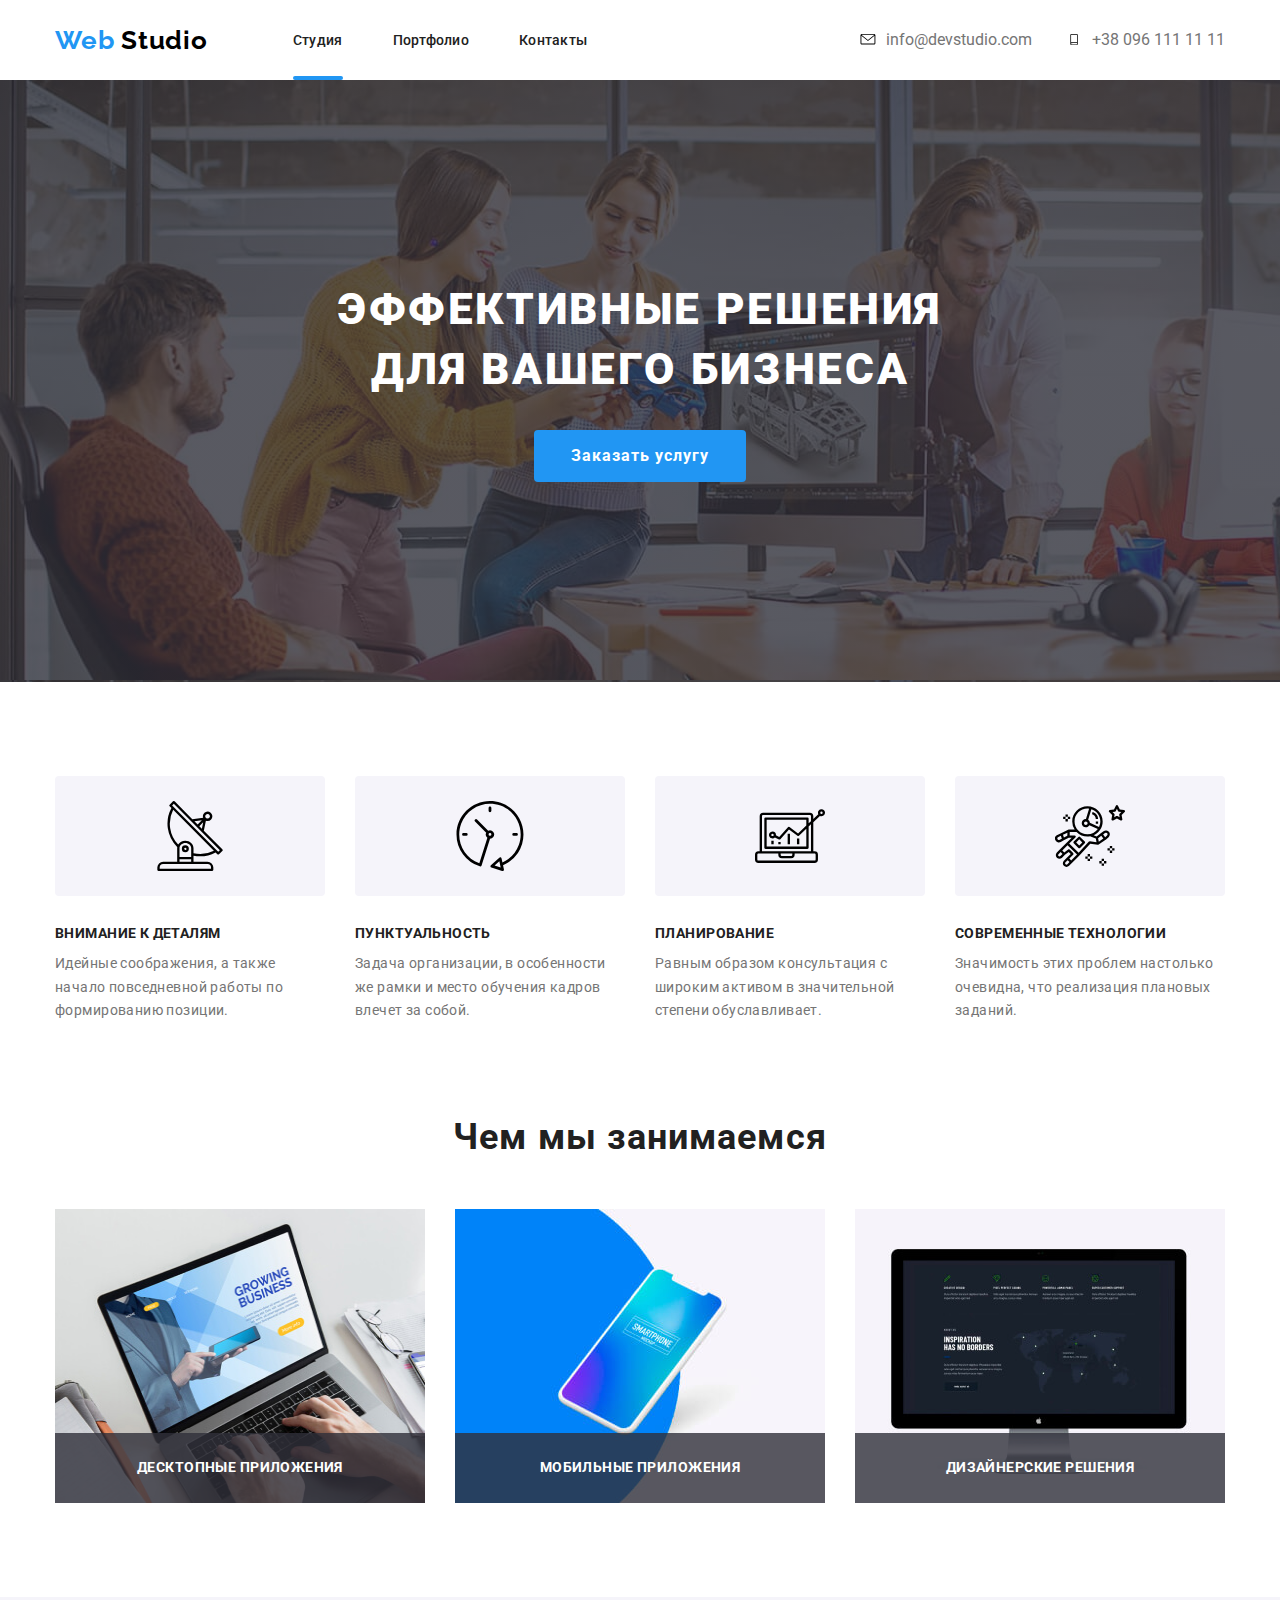
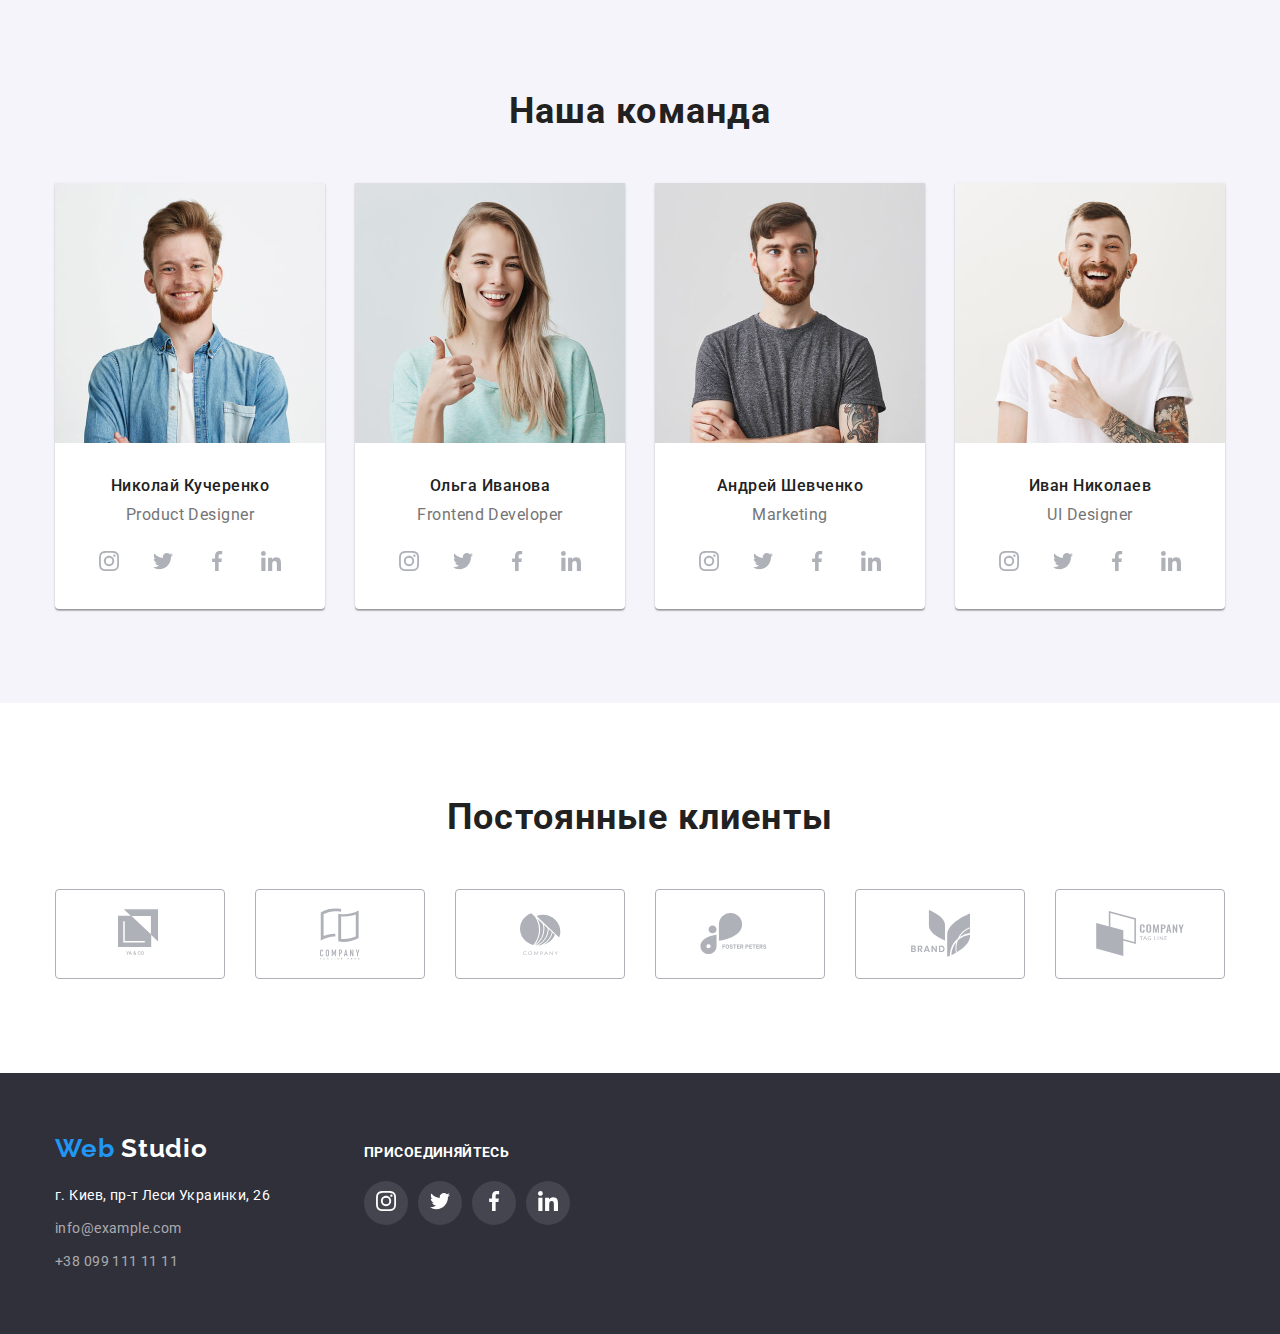
<file: index.html>
<!DOCTYPE html>
<html lang="ru">

<head>
    <meta charset="UTF-8">
    <meta name="viewport" content="width=device-width, initial-scale=1.0">
    <title>HomeWork5</title>
    <link
        href="https://fonts.googleapis.com/css2?family=Raleway:wght@700&family=Roboto:wght@400;500;700;900&display=swap"
        rel="stylesheet" />
    <link rel="stylesheet" href="./css/normalize.css" />
    <link rel="stylesheet" href="./css/styles.css" />
</head>

<body class="page">
    <!-- ШАПКА МАКЕТА -->
    <header class="header">
        <div class="container">
            <nav class="nav">
                <a class="logo link" href="index.html"><span lang="en" class="web">Web</span> Studio</a>
                <ul class="nav-list list">
                    <li class="nav-item "><a class="nav-link studio link  " href="./index.html">Студия</a></li>
                    <li class="nav-item"><a class="nav-link link" href="./portfolio.html" target="blank">Портфолио</a>
                    </li>
                    <li class="nav-item"><a class="nav-link link" href="#">Контакты</a></li>
                </ul>
            </nav>
            <div class="contacts">
                <a class="contacts-link link" href="mailto:info@devstudio.com">
                    <svg class="contacts-icon">
                        <use href="./images/sprite.svg#icon-envelope"></use>
                    </svg><span class="contacts-text">info@devstudio.com</span> </a>
                <a class="contacts-link link" href="tel:+380961111111">
                    <svg class="contacts-icon">
                        <use href="./images/sprite.svg#icon-smartphone"></use>
                    </svg><span class="contacts-text">+38 096 111 11 11</span> </a>
            </div>
        </div>
    </header>
    <main>
        <!-- Секция ГЕРОЙ -->
        <section class="hero">
            <h1 class="hero-titel">Эффективные решения <br>для вашего бизнеса</h1>
            <button class="hero-button"><span class="button-text">Заказать услугу</span> </button>
        </section>
        <!-- ПРЕИМУЩЕСТВА -->
        <section class="section superiority">
            <div class="container">
                <h2 hidden>О нас</h2>
                <ul class="superiority-list list">
                    <li class="superiority-item">
                        <div class="superiority-ikons">
                            <!-- <img class="superiority-img" src="./imges/aboutus/antenna.svg" alt="Иконка часов" width="70"
                                height="70"> -->
                            <svg class="superiority-img">
                                <use href="./images/sprite.svg#icon-antenna"></use>
                            </svg>
                        </div>
                        <h3 class="superiority-titel">Внимание к деталям</h3>
                        <p class="superiority-text">Идейные соображения, а также начало повседневной работы
                            по формированию позиции.</p>
                    </li>
                    <li class="superiority-item">
                        <div class="superiority-ikons">
                            <!-- <img class="superiority-img" src="./images/aboutus/clock.svg" alt="Иконка часов" width="70"
                                height="70"> -->
                            <svg class="superiority-img">
                                <use href="./images/sprite.svg#icon-clock"></use>
                            </svg>
                        </div>
                        <h3 class="superiority-titel">Пунктуальность</h3>
                        <p class="superiority-text">Задача организации, в особенности же рамки
                            и место обучения кадров влечет за собой.</p>
                    </li>
                    <li class="superiority-item">
                        <div class="superiority-ikons">
                            <!-- <img class="superiority-img" src="./images/aboutus/diagram.svg" alt="Иконка диаграмы"
                                width="70" height="70"> -->
                            <svg class="superiority-img">
                                <use href="./images/sprite.svg#icon-diagram"></use>
                            </svg>
                        </div>
                        <h3 class="superiority-titel">Планирование</h3>
                        <p class="superiority-text">Равным образом консультация
                            с широким активом в значительной степени обуславливает.</p>
                    </li>
                    <li class="superiority-item">
                        <div class="superiority-ikons">
                            <!-- <img class="superiority-img" src="./images/aboutus/astronaut.svg" alt="Иконка астронавта"
                                width="70" height="70"> -->
                            <svg class="superiority-img">
                                <use href="./images/sprite.svg#icon-astronaut"></use>
                            </svg>
                        </div>
                        <h3 class="superiority-titel">Современные технологии</h3>
                        <p class="superiority-text">Значимость этих проблем настолько очевидна,
                            что реализация плановых заданий.</p>
                    </li>
                </ul>
            </div>
        </section>
        <!-- ЧЕМ МЫ ЗАНИМАЕМСЯ -->
        <section class="section work">
            <div class="container">
                <h2 class="section-titel">Чем мы занимаемся</h2>
                <ul class="work-list list">
                    <li class="work-item">
                        <img class="work-img" src="./images/ourwork/noutbook.jpg" alt="Изображение ноутбука" width="370"
                            height="294">
                        <p class="work-text">Десктопные приложения</p>
                    </li>
                    <li class="work-item">
                        <img class="work-img" src="./images/ourwork/mobile.jpg" alt="Изображение смартфона" width="370"
                            height="294">
                        <p class="work-text">Мобильные приложения</p>
                    </li>
                    <li class="work-item">
                        <img class="work-img" src="./images/ourwork/dekstop.jpg" alt="Изображение монитора" width="370"
                            height="294">
                        <p class="work-text">Дизайнерские решения</p>
                    </li>
                </ul>
            </div>
        </section>
        <!-- НАША КОМАНДА -->
        <section class="section team">
            <div class="container">
                <h2 class="section-titel">Наша команда</h2>
                <ul class="team-list list">
                    <li class="team-item">
                        <img class="team-img" src="./images/team/nikolai.jpg" alt="Фото Николая" width="270"
                            height="260">
                        <h3 class="team-name">Николай Кучеренко</h3>
                        <p class="team-text" lang="en">Product Designer</p>
                        <ul class="team-social-list list">
                            <li class="team-social-item">
                                <a class="team-social-link" href="#">
                                    <svg class="team-social-icon">
                                        <use href="./images/sprite.svg#icon-instagram"></use>
                                    </svg></a>
                            </li>
                            <li class="team-social-item"><a class="team-social-link" href="#">
                                    <svg class="team-social-icon">
                                        <use href="./images/sprite.svg#icon-twitter"></use>
                                    </svg></a>
                            </li>
                            <li class="team-social-item"><a class="team-social-link" href="#">
                                    <svg class="team-social-icon">
                                        <use href="./images/sprite.svg#icon-facebook"></use>
                                    </svg></a>
                            </li>
                            <li class="team-social-item"><a class="team-social-link" href="#">
                                    <svg class="team-social-icon">
                                        <use href="./images/sprite.svg#icon-linkedin"></use>
                                    </svg></a>
                            </li>
                        </ul>
                    </li>
                    <li class="team-item">
                        <img class="team-img" src="./images/team/olga.jpg" alt="Фото Ольги" width="270" height="260">
                        <h3 class="team-name">Ольга Иванова</h3>
                        <p class="team-text" lang="en">Frontend Developer</p>
                        <ul class="team-social-list list">
                            <li class="team-social-item">
                                <a class="team-social-link" href="#">
                                    <svg class="team-social-icon">
                                        <use href="./images/sprite.svg#icon-instagram"></use>
                                    </svg></a>
                            </li>
                            <li class="team-social-item"><a class="team-social-link" href="#">
                                    <svg class="team-social-icon">
                                        <use href="./images/sprite.svg#icon-twitter"></use>
                                    </svg></a>
                            </li>
                            <li class="team-social-item"><a class="team-social-link" href="#">
                                    <svg class="team-social-icon">
                                        <use href="./images/sprite.svg#icon-facebook"></use>
                                    </svg></a>
                            </li>
                            <li class="team-social-item"><a class="team-social-link" href="#">
                                    <svg class="team-social-icon">
                                        <use href="./images/sprite.svg#icon-linkedin"></use>
                                    </svg></a>
                            </li>
                        </ul>
                    </li>
                    <li class="team-item">
                        <img class="team-img" src="./images/team/andrei.jpg" alt="Фото Андрея" width="270" height="260">
                        <h3 class="team-name">Андрей Шевченко</h3>
                        <p class="team-text" lang="en">Marketing</p>
                        <ul class="team-social-list list">
                            <li class="team-social-item">
                                <a class="team-social-link" href="#">
                                    <svg class="team-social-icon">
                                        <use href="./images/sprite.svg#icon-instagram"></use>
                                    </svg></a>
                            </li>
                            <li class="team-social-item"><a class="team-social-link" href="#">
                                    <svg class="team-social-icon">
                                        <use href="./images/sprite.svg#icon-twitter"></use>
                                    </svg></a>
                            </li>
                            <li class="team-social-item"><a class="team-social-link" href="#">
                                    <svg class="team-social-icon">
                                        <use href="./images/sprite.svg#icon-facebook"></use>
                                    </svg></a>
                            </li>
                            <li class="team-social-item"><a class="team-social-link" href="#">
                                    <svg class="team-social-icon">
                                        <use href="./images/sprite.svg#icon-linkedin"></use>
                                    </svg></a>
                            </li>
                        </ul>
                    </li>
                    <li class="team-item">
                        <img class="team-img" src="./images/team/ivan.jpg" alt="Фото Ивана" width="270" height="260">
                        <h3 class="team-name">Иван Николаев</h3>
                        <p class="team-text" lang="en">UI Designer</p>
                        <ul class="team-social-list list">
                            <li class="team-social-item">
                                <a class="team-social-link" href="#">
                                    <svg class="team-social-icon">
                                        <use href="./images/sprite.svg#icon-instagram"></use>
                                    </svg></a>
                            </li>
                            <li class="team-social-item"><a class="team-social-link" href="#">
                                    <svg class="team-social-icon">
                                        <use href="./images/sprite.svg#icon-twitter"></use>
                                    </svg></a>
                            </li>
                            <li class="team-social-item"><a class="team-social-link" href="#">
                                    <svg class="team-social-icon">
                                        <use href="./images/sprite.svg#icon-facebook"></use>
                                    </svg></a>
                            </li>
                            <li class="team-social-item"><a class="team-social-link" href="#">
                                    <svg class="team-social-icon">
                                        <use href="./images/sprite.svg#icon-linkedin"></use>
                                    </svg></a>
                            </li>
                        </ul>
                    </li>
                </ul>
            </div>
        </section>
        <!-- ПОСТОЯННЫЕ КЛИЕНТЫ -->
        <section class="section client">
            <div class="container">
                <h2 class="section-titel">Постоянные клиенты</h2>
                <ul class="client-list list">
                    <li class="client-item"><a class="client-link" href="#">
                            <svg class="client-icon" width="44.27px" height="49.23px">
                                <use href="./images/sprite.svg#icon-logo1"></use>
                            </svg></a></li>
                    <li class="client-item"><a class="client-link" href="#">
                            <svg class="client-icon" width="40px" height="52px">
                                <use href="./images/sprite.svg#icon-logo2"></use>
                            </svg></a></li>
                    <li class="client-item"><a class="client-link" href="#">
                            <svg class="client-icon" width="41px" height="42.6px">
                                <use href="./images/sprite.svg#icon-logo3"></use>
                            </svg></a></li>
                    <li class="client-item"><a class="client-link" href="#">
                            <svg class="client-icon" width="79.66px" height="42.02px">
                                <use href="./images/sprite.svg#icon-logo4"></use>
                            </svg></a></li>
                    <li class="client-item"><a class="client-link" href="#">
                            <svg class="client-icon" width="59px" height="47px">
                                <use href="./images/sprite.svg#icon-logo5"></use>
                            </svg></a></li>
                    <li class="client-item"><a class="client-link" href="#">
                            <svg class="client-icon" width="88.48px" height="45.44px">
                                <use href="./images/sprite.svg#icon-logo6"></use>
                            </svg></a></li>
                </ul>
            </div>
        </section>
    </main>
    <!-- ПОДВАЛ -->
    <footer class="footer-all">
        <div class="footer container">
            <div class="footer-nav">
                <div class="footer-logo">
                    <a class="footer-logo-link link" href="index.html"><span class="web">Web</span> Studio</a>
                </div>
                <address class="address">
                    <p class="address-text">г. Киев, пр-т Леси Украинки, 26</p>
                    <div class="footer-mail"><a class="footer-contacts link"
                            href="mailto:info@example.com">info@example.com</a>
                    </div>
                    <div class="footer-tel"><a class="footer-contacts link" href="tel:+380991111111">+38 099 111 11
                            11</a></div>
                </address>
            </div>
            <div class="footer-social">
                <b class="social-text">присоединяйтесь</b>
                <ul class="footer-social-list list">
                    <li class="footer-social-item"><a class="social-link" href="#">
                            <svg class="footer-social-icon">
                                <use href="./images/sprite.svg#icon-instagram"></use>
                            </svg>
                        </a></li>
                    <li class="footer-social-item"><a class="social-link" href="#">
                            <svg class="footer-social-icon">
                                <use href="./images/sprite.svg#icon-twitter"></use>
                            </svg>
                        </a>
                    </li>
                    <li class="footer-social-item"><a class="social-link" href="#">
                            <svg class="footer-social-icon">
                                <use href="./images/sprite.svg#icon-facebook"></use>
                            </svg>
                        </a>
                    </li>
                    <li class="footer-social-item"><a class="social-link" href="#">
                            <svg class="footer-social-icon">
                                <use href="./images/sprite.svg#icon-linkedin"></use>
                            </svg>
                        </a>
                    </li>
                </ul>
            </div>
        </div>
    </footer>
</body>

</html>
</file>
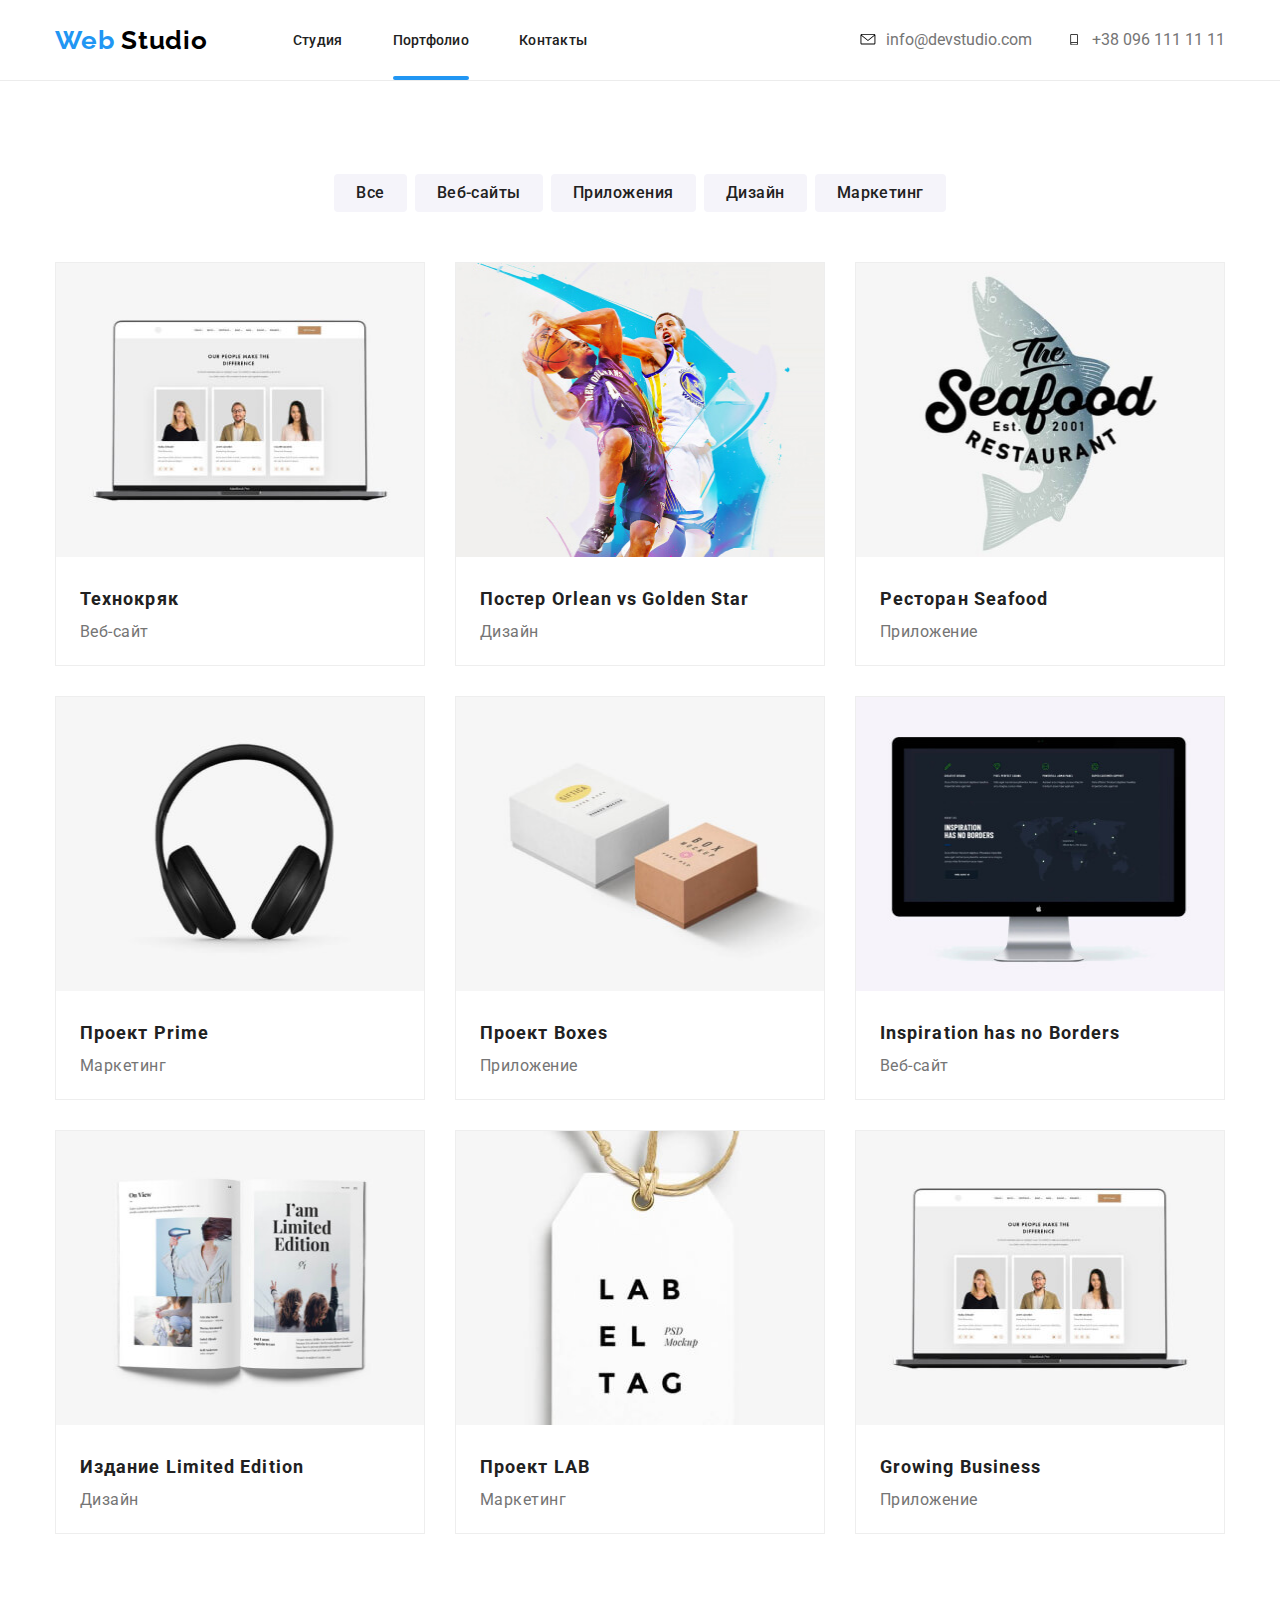
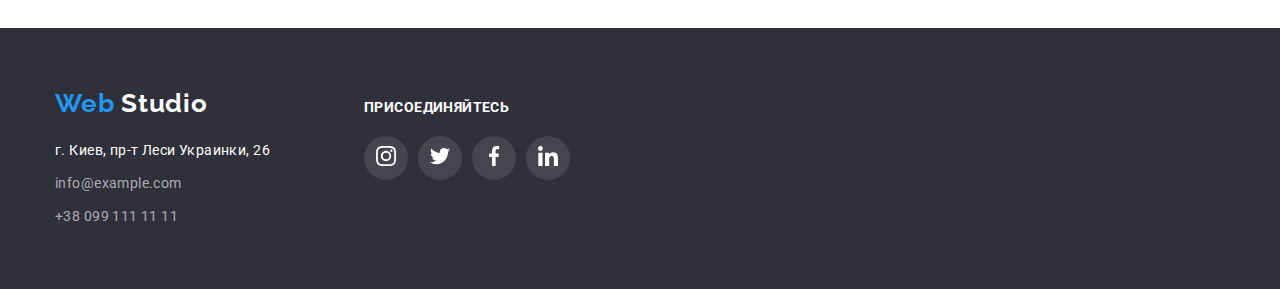
<file: portfolio.html>
<!DOCTYPE html>
<html lang="ru">

<head>
    <meta charset="UTF-8">
    <meta name="viewport" content="width=device-width, initial-scale=1.0">
    <title>HomeWork5</title>
    <link
        href="https://fonts.googleapis.com/css2?family=Raleway:wght@700&family=Roboto:wght@400;500;700;900&display=swap"
        rel="stylesheet" />
    <link rel="stylesheet" href="./css/normalize.css" />
    <link rel="stylesheet" href="./css/styles.css" />
</head>

<body class="page">
    <!-- ШАПКА МАКЕТА -->
    <header class="header portfolio-header">
        <div class="container">
            <nav class="nav">
                <a class="logo link" href="index.html"><span lang="en" class="web">Web</span> Studio</a>
                <ul class="nav-list list">
                    <li class="nav-item"><a class="nav-link link" href="./index.html">Студия</a></li>
                    <li class="nav-item "><a class="nav-link portfolio link" href="./portfolio.html"
                            target="blank">Портфолио</a>
                    </li>
                    <li class="nav-item"><a class="nav-link link" href="#">Контакты</a></li>
                </ul>
            </nav>
            <div class="contacts">
                <a class="contacts-link link" href="mailto:info@devstudio.com">
                    <svg class="contacts-icon">
                        <use href="./images/sprite.svg#icon-envelope"></use>
                    </svg><span class="contacts-text">info@devstudio.com</span> </a>
                <a class="contacts-link link" href="tel:+380961111111">
                    <svg class="contacts-icon">
                        <use href="./images/sprite.svg#icon-smartphone"></use>
                    </svg><span class="contacts-text">+38 096 111 11 11</span> </a>
            </div>
        </div>
    </header>
    <main>
        <!--НАВИГАЦИЯ-->
        <section class="filters">
            <h1 hidden>Фильтры</h1>
            <nav class="filters-nav">
                <ul class="filters-button list">
                    <li class="button-link"><button class="button-name" type="button">Все</button></li>
                    <li class="button-link"><button class="button-name" type="button">Веб-сайты</button></li>
                    <li class="button-link"><button class="button-name" type="button">Приложения</button></li>
                    <li class="button-link"><button class="button-name" type="button">Дизайн</button></li>
                    <li class="button-link"><button class="button-name" type="button">Маркетинг</button></li>
                </ul>
            </nav>
        </section>
        <!--ГАЛЕРЕЯ ПРОЭКТОВ-->
        <section class="project section">
            <div class="container">
                <ul class="project-list list">
                    <li class="project-item">
                        <a class="project-link link" href="#">
                            <div class="wrapper">
                                <img class="project-img" src="./images/portfolio/project1.jpg" alt="Фото ноутбука">
                                <p class="project-text">Технокряк это современная площадка распространения
                                    коронавируса.
                                    Компании используют эту платформу для цифрового
                                    шпионажа и атак на защищённые сервера конкурентов.</p>
                            </div>
                            <div class="project-padding">
                                <h2 class="project-titel">Технокряк</h2>
                                <p class="project-name">Веб-сайт</p>
                            </div>

                        </a>
                    </li>
                    <li class="project-item">
                        <a class="project-link link" href="#">
                            <div class="wrapper">
                                <img class="project-img" src="./images/portfolio/project2.jpg" alt="Фото ноутбука">
                                <p class="project-text">Технокряк это современная площадка распространения
                                    коронавируса.
                                    Компании используют эту платформу для цифрового
                                    шпионажа и атак на защищённые сервера конкурентов.</p>
                            </div>
                            <div class="project-padding">
                                <h2 class="project-titel">Постер <span lang="en">Orlean vs Golden Star</span></h2>
                                <p class="project-name">Дизайн</p>
                            </div>
                        </a>
                    </li>
                    <li class="project-item">
                        <a class="project-link link" href="#">
                            <div class="wrapper">
                                <img class="project-img" src="./images/portfolio/project3.jpg" alt="Фото ноутбука">
                                <p class="project-text">Технокряк это современная площадка распространения
                                    коронавируса.
                                    Компании используют эту платформу для цифрового
                                    шпионажа и атак на защищённые сервера конкурентов.</p>
                            </div>
                            <div class="project-padding">
                                <h2 class="project-titel">Ресторан <span lang="en">Seafood</span> </h2>
                                <p class="project-name">Приложение</p>
                            </div>
                        </a>
                    </li>
                    <li class="project-item">
                        <a class="project-link link" href="#">
                            <div class="wrapper">
                                <img class="project-img" src="./images/portfolio/project4.jpg" alt="Фото ноутбука">
                                <p class="project-text">Технокряк это современная площадка распространения
                                    коронавируса.
                                    Компании используют эту платформу для цифрового
                                    шпионажа и атак на защищённые сервера конкурентов.</p>
                            </div>
                            <div class="project-padding">
                                <h2 class="project-titel">Проект <span lang="en">Prime</span> </h2>
                                <p class="project-name">Маркетинг</p>
                            </div>
                        </a>
                    </li>
                    <li class="project-item">
                        <a class="project-link link" href="#">
                            <div class="wrapper">
                                <img class="project-img" src="./images/portfolio/project5.jpg" alt="Фото ноутбука">
                                <p class="project-text">Технокряк это современная площадка распространения
                                    коронавируса.
                                    Компании используют эту платформу для цифрового
                                    шпионажа и атак на защищённые сервера конкурентов.</p>
                            </div>
                            <div class="project-padding">
                                <h2 class="project-titel">Проект <span lang="en">Boxes</span> </h2>
                                <p class="project-name">Приложение</p>
                            </div>
                        </a>
                    </li>
                    <li class="project-item">
                        <a class="project-link link" href="#">
                            <div class="wrapper">
                                <img class="project-img" src="./images/portfolio/project6.jpg" alt="Фото ноутбука">
                                <p class="project-text">Технокряк это современная площадка распространения
                                    коронавируса.
                                    Компании используют эту платформу для цифрового
                                    шпионажа и атак на защищённые сервера конкурентов.</p>
                            </div>
                            <div class="project-padding">
                                <h2 class="project-titel"><span lang="en">Inspiration has no Borders</span> </h2>
                                <p class="project-name">Веб-сайт</p>
                            </div>
                        </a>
                    </li>
                    <li class="project-item">
                        <a class="project-link link" href="#">
                            <div class="wrapper">
                                <img class="project-img" src="./images/portfolio/project7.jpg" alt="Фото ноутбука">
                                <p class="project-text">Технокряк это современная площадка распространения
                                    коронавируса.
                                    Компании используют эту платформу для цифрового
                                    шпионажа и атак на защищённые сервера конкурентов.</p>
                            </div>
                            <div class="project-padding">
                                <h2 class="project-titel">Издание <span lang="en">Limited Edition</span> </h2>
                                <p class="project-name">Дизайн</p>
                            </div>
                        </a>
                    </li>
                    <li class="project-item">
                        <a class="project-link link" href="#">
                            <div class="wrapper">
                                <img class="project-img" src="./images/portfolio/project8.jpg" alt="Фото ноутбука">
                                <p class="project-text">Технокряк это современная площадка распространения
                                    коронавируса.
                                    Компании используют эту платформу для цифрового
                                    шпионажа и атак на защищённые сервера конкурентов.</p>
                            </div>
                            <div class="project-padding">
                                <h2 class="project-titel">Проект <span lang="en">LAB</span> </h2>
                                <p class="project-name">Маркетинг</p>
                            </div>
                        </a>
                    </li>
                    <li class="project-item">
                        <a class="project-link link" href="#">
                            <div class="wrapper">
                                <img class="project-img" src="./images/portfolio/project1.jpg" alt="Фото ноутбука">
                                <p class="project-text">Технокряк это современная площадка распространения
                                    коронавируса.
                                    Компании используют эту платформу для цифрового
                                    шпионажа и атак на защищённые сервера конкурентов.</p>
                            </div>
                            <div class="project-padding">
                                <h2 class="project-titel"> <span lang="en">Growing Business</span>
                                </h2>
                                <p class="project-name">Приложение</p>
                            </div>
                        </a>
                    </li>
                </ul>
            </div>
        </section>
    </main>
    <!-- ПОДВАЛ -->
    <footer class="footer-all">
        <div class="footer container">
            <div class="footer-nav">
                <div class="footer-logo">
                    <a class="footer-logo-link link" href="index.html"><span class="web">Web</span> Studio</a>
                </div>
                <address class="address">
                    <p class="address-text">г. Киев, пр-т Леси Украинки, 26</p>
                    <div class="footer-mail"><a class="footer-contacts link"
                            href="mailto:info@example.com">info@example.com</a>
                    </div>
                    <div class="footer-tel"><a class="footer-contacts link" href="tel:+380991111111">+38 099 111 11
                            11</a></div>
                </address>
            </div>
            <div class="footer-social">
                <b class="social-text">присоединяйтесь</b>
                <ul class="footer-social-list list">
                    <li class="footer-social-item"><a class="social-link" href="#">
                            <svg class="footer-social-icon">
                                <use href="./images/sprite.svg#icon-instagram"></use>
                            </svg>
                        </a></li>
                    <li class="footer-social-item"><a class="social-link" href="#">
                            <svg class="footer-social-icon">
                                <use href="./images/sprite.svg#icon-twitter"></use>
                            </svg>
                        </a>
                    </li>
                    <li class="footer-social-item"><a class="social-link" href="#">
                            <svg class="footer-social-icon">
                                <use href="./images/sprite.svg#icon-facebook"></use>
                            </svg>
                        </a>
                    </li>
                    <li class="footer-social-item"><a class="social-link" href="#">
                            <svg class="footer-social-icon">
                                <use href="./images/sprite.svg#icon-linkedin"></use>
                            </svg>
                        </a>
                    </li>
                </ul>
            </div>
        </div>
    </footer>
</body>

</html>
</file>
<file: css/styles.css>
/*  Дополнительный синий цвет - color: #2196F3; 
Основной черный цвет (заголовки) - color: #212121;
Черный цвет для лого - color: #000000;
Основной серый цвет - color: #757575;
Белый цвет - color: #FFFFFF;
Фон подвала - color: #2F303A
Цвет ссылок подвала - color: rgba(255, 255, 255, 0.6)
Цвет фона страницы - color: #E5E5E5;
Фон секции Теам - color: #F5F4FA;
*/
:root {
    --maint-font:"Roboto"; sans-serif;
    --secondary-font: "Raleway"; sans-serif;
    --akcent-color: #2196F3;
    --main-titel-color: #212121;
    --secondary-titel-color: #FFFFFF;
    --logo-color: #000000;
    --main-text-color: #757575;
    --background-color: #E5E5E5;
    --background-footer-color: #2F303A;
    --background-team-color: #F5F4FA;
    --footer-link-color: rgba(255, 255, 255, 0.6);
    --main-background-color: #FFFFFF; 
}
/* Общие стили */
.html {
    box-sizing: border-box;
}
*,
*::before,
*::after {
    box-sizing: inherit;
}
.page {
    font-family: var(--maint-font);
    background-color: var(--main-background-color);
    color: var(--main-text-color);
}
.list {
    list-style: none;
    display: flex;
    padding: 0;
    margin: 0;
    justify-content: center;
}
.link {
    text-decoration: none;
}
.section {
    padding-bottom: 94px;
}
.img {
    display: block;
}
/* Контейнер */
.container {
    width: 1170px;
    padding-left: 15px;
    padding-right: 15px;
    margin-left: auto;
    margin-right: auto;
}
/* Логотип */
.logo,
.footer-logo-link {
    font-family: var(--secondary-font);
    font-weight: bold;
    font-size: 26px;
    line-height: 1.19;
    letter-spacing: 0.03em;
    color: var(--logo-color);
    }
.web {
    color: var(--akcent-color);
}
.logo {
    margin-right: 85px;
}
/* Навигация */
 .nav-item:not(:last-child) { 
    margin-right: 50px;
    padding-left: 0;
}
.nav-item {
    position: relative;
}
.studio::after,
.portfolio::after {
    content: "";
    position: absolute;
    left: 0;
    bottom: -31px;
    display: block;
    width: 100%;
    height: 4px;
    border-radius: 2px;
    background-color: var(--akcent-color);
}
.nav {
    display: flex;
    align-items: center;
}
.nav-link {
    font-weight: 500;
    font-size: 14px;
    line-height: 1.14;
    letter-spacing: 0.02em;
    color: var(--main-titel-color);  
}    

.nav-link,
.contacts-icon,
.contacts-text  {
    transition-property: color, fill;
    transition-duration: 250ms;
    transition-timing-function: cubic-bezier(0.4, 0, 0.2, 1);
}
   

.nav-link:hover,
.nav-link:focus,
.contacts-link:hover .contacts-icon,
.contacts-link:focus .contacts-icon,
.contacts-link:hover .contacts-text,
.contacts-link:focus .contacts-text {
    fill: var(--akcent-color);
    color: var(--akcent-color); 
}
.contacts-link {
    color: var(--main-text-color);
}
.header .container {
    display: flex;
    align-items: center;
    height: 80px;
}
.contacts {
    margin-left: auto;
}
.contacts-icon {
    width: 16px;
    height: 11.2px;
    margin-right: 10px;
}
.contacts-link:not(:last-child),
.superiority-item:not(:last-child),
.work-item:not(:last-child),
.team-item:not(:last-child),
.client-item:not(:last-child) {
    margin-right: 30px;
}

.portfolio-header {
    border-bottom: 1px solid #ECECEC;
}
/* Секция Герой */
.hero {
    padding-top: 200px;
    padding-bottom: 200px;
    text-align: center;
    max-width: 1600px;
    background-image: linear-gradient(
      rgba(47, 48, 58, 0.8),
      rgba(47, 48, 58, 0.8)
    ),
    url(../images/hero/Header\ img.jpg);
}
.hero-titel {
    margin: 0;
    margin-bottom: 30px;
       
    font-weight: 900;
    font-size: 44px;
    line-height: 1.36;
    letter-spacing: 0.06em;
    text-transform: uppercase;
    color: var(--secondary-titel-color);
}
.hero-button {
    display: inline-block;   
    width: 200px;
    height: 50px;
    border-radius: 4px;
    border: none;
   
    font-style: normal;
    font-weight: bold;
    font-size: 16px;
    line-height: 1.87;
    letter-spacing: 0.06em;
    background-color: var(--akcent-color);
    color: var(--secondary-titel-color);
}
/* Секция Преимущества */
.superiority,
.client {
    padding-top: 94px;
}
.superiority-ikons {
    width: 270px;
    height: 120px;
    background: #F5F4FA;
    border-radius: 4px;
    margin-bottom: 30px;
    display: flex;
    justify-content: center;
    align-items: center;
}
.superiority-img {
    width: 70px;
    height: 70px;
}
.superiority-titel {
    margin-top: 0;
    margin-bottom: 10px;

    font-weight: bold;
    font-size: 14px;
    line-height: 1.14;
    letter-spacing: 0.03em;
    text-transform: uppercase;
    color: var(--main-titel-color);
}
.superiority-text {
    margin: 0;
    font-weight: normal;
    font-size: 14px;
    line-height: 1.71;
    letter-spacing: 0.03em;
    color: var(--main-text-color);
}
/* Имена секций */
.section-titel {
    margin: 0;
    padding-top: 0;
    padding-bottom: 50px;
    font-weight: bold;
    font-size: 36px;
    line-height: 1.16;
    text-align: center;
    letter-spacing: 0.03em;
    color: var(--main-titel-color);
}
/* Секция Чем мы занимаемся */
.work-img {
    display: block;
}
.work-item {
    position: relative;
    display: inline-block;
    width: 370px;
}
.work-text {
    position: absolute;
    left: 0;
    bottom: 0;
    width: 100%;
   
 padding-top: 27px;
 padding-bottom: 27px;
    margin: 0;
    font-weight: bold;
    font-size: 14px;
    line-height: 1.14;
    text-align: center;
    letter-spacing: 0.03em;
    text-transform: uppercase;
    background: rgba(47, 48, 58, 0.8);
    color: var(--secondary-titel-color);
}
/* Секция Команда */
.team-item {
    background-color: #FFFFFF;
    border-radius: 0px 0px 4px 4px;
    padding-bottom: 24px;
    box-shadow: 0px 2px 1px rgba(0, 0, 0, 0.2), 0px 1px 1px
     rgba(0, 0, 0, 0.14), 0px 1px 3px rgba(0, 0, 0, 0.12);
}
.team-img {
    margin-bottom: 30px;
}
.team-social-list,
.footer-social-list {
    display: flex;
    align-items: center;
    padding: 0;
    margin: auto; 
    width: 206px;
    height: 44px;
    justify-content: center;
}
.team-social-icon {
    width: 20px;
    height: 20px;
    fill: #AFB1B8 ;
    transition-property: fill;
    transition-duration: 250ms;
    transition-timing-function: cubic-bezier(0.4, 0, 0.2, 1);
}
.team-social-item,
.team-social-item,
.footer-social-item,
.footer-social-item {
    display: flex;
    align-items: center;
    width: 44px;
    height: 44px;
    border-radius: 50%;
    justify-content: center; 
    transition-property: background-color;
    transition-duration: 250ms;
    transition-timing-function: cubic-bezier(0.4, 0, 0.2, 1);
    
}
.team-social-item:not(:last-child),
.footer-social-item:not(:last-child) {
    margin-right: 10px;
}
.team-social-item:hover,
.team-social-item:focus,
.footer-social-item:hover,
.footer-social-item:focus {
    background-color: var(--akcent-color);
}
.team-social-item:hover .team-social-icon {
    fill: #FFFFFF;
}
.team-name {
    margin-top: 0;
    margin-bottom: 10px;
}
.team-name,
.team-text {
    font-weight: 500;
    font-size: 16px;
    line-height: 1.18;
    text-align: center;
    letter-spacing: 0.03em;
    color: var(--main-titel-color);
}
.team-text {
    margin-top: 0;
    margin-bottom: 16px;
    font-weight: 400;
    color: var(--main-text-color);
}
.team {
    background-color: var(--background-team-color);
    padding-top: 94px;
    padding-bottom: 94px;
}
/* Секция Клиенты */
.client-link {
    display: flex;
    width: 170px;
    height: 90px;
    border: 1px solid #AFB1B8;
    box-sizing: border-box;
    border-radius: 4px;
    justify-content: center;
    align-items: center;
    transition-property: border-color;
    transition-duration: 250ms;
    transition-timing-function: cubic-bezier(0.4, 0, 0.2, 1);
}
.client-icon{
    fill: #AFB1B8 ;
    transition-property: fill;
    transition-duration: 250ms;
    transition-timing-function: cubic-bezier(0.4, 0, 0.2, 1);
}
.client-link:hover,
.client-link:focus,
.client-link:hover .client-icon,
.client-link:focus .client-icon {
    border-color: var(--akcent-color);
    fill: var(--akcent-color);
}
/* Подвал */
.footer {
    display: flex;
    align-items: baseline;
}
.footer-all{
    padding-top: 60px;
    padding-bottom: 60px;
    background-color: var(--background-footer-color);
}
.footer-logo {
    margin-bottom: 20px;
}
.footer-logo-link {
    color: var(--secondary-titel-color);
}
.address-text,
.footer-contacts {
    font-style: normal;
    font-weight: 400;
    font-size: 14px;
    line-height: 1.71;
    letter-spacing: 0.03em;
    color: var(--secondary-titel-color);
}
.address-text,
.footer-mail {
    margin-top: 0;
    margin-bottom: 9px;
}
.address {
    margin-right: 94px;
}
.footer-contacts {
    color: var(--footer-link-color);
    transition-property: color;
    transition-duration: 250ms;
    transition-timing-function: cubic-bezier(0.4, 0, 0.2, 1);
}
.footer-contacts:hover,
.footer-contacts:focus {
    color: var(--akcent-color);
}
.footer-social-item{
    width: 44px;
    height: 44px;
    background: rgba(255, 255, 255, 0.1);  
}
.footer-social-icon {
    width: 20px;
    height: 20px;
    fill: #FFFFFF;
}
 .footer-social-list {
    justify-content: flex-start;
    margin-top: 20px;
}   
.social-text {
    /* правильно тут мало б бути margin-bottom: 20px;
    але чомусь не спрацьовує, тому задано margin-top для настурного елементу; */
    font-weight: 700;
    font-size: 14px;
    line-height: 1.14;
    letter-spacing: 0.03em;
    text-transform: uppercase;
    color: var(--secondary-titel-color);
}


/* Фильтр портфолио */
.filters-nav {
   /* width: 611px; */
    height: 54px;
    margin-top: 93px;
    margin-bottom: 34px;
    margin-left: auto;
    margin-right: auto;
}
.button-link:not(:last-child) {
margin-right: 8px;
}

.button-name {
    border: none;
     padding-left: 22px;
    padding-right: 22px;
    padding-top: 6px;
    padding-bottom: 6px;
    border-radius: 4px;
    font-weight: 500;
    font-size: 16px;
    line-height: 1.62;
    text-align: center;
    letter-spacing: 0.03em;
    background: var(--background-team-color);
    color: var(--main-titel-color);

    transition-property: background-color, color;
    transition-duration: 250ms;
    transition-timing-function: cubic-bezier(0.4, 0, 0.2, 1);
}
.button-name:hover,
.button-name:focus {
   background: var(--akcent-color);
   color: var(--secondary-titel-color);
}
/* Галерея портфолио */
.project-link {
    display: block;
    text-decoration: none;
}

.project-list {
    display: flex;
    flex-wrap: wrap;
    justify-content: flex-start;
}
.project-item {
    width: 368px;
    height: 402px;
    background: #FFFFFF;
    border: 1px solid #EEEEEE;
    margin-right: 30px;
    margin-bottom: 30px;
}
.project-item:hover {
    box-shadow: 1px 4px 6px rgba(0, 0, 0, 0.16), 0px 4px 4px rgba(0, 0, 0, 0.06), 
    0px 1px 1px  rgba(0, 0, 0, 0.12);
}

.project-item:nth-child(3n) {
    margin-right: 0;
}
.project-item:nth-last-child(-n + 3) {
    margin-bottom: 0;
}
.project-img {
    width: 368px;
    height: 294px;
}
.project-titel {
    margin-top: 0;
    margin-bottom: 0;
    font-weight: 700;
    font-size: 18px;
    line-height: 2;
    letter-spacing: 0.06em;
    color: var(--main-titel-color);
}
.project-name {
    margin-top: 0;
    margin-bottom: 0;
    font-weight: normal;
    font-size: 16px;
    line-height: 1.87;
    letter-spacing: 0.03em;
    color: var(--main-text-color);
}
.project-padding {
    padding-left: 24px;
    padding-right: 24px;
    padding-top: 20px;
    padding-bottom: 20px;
}
.wrapper {
    position: relative;
    overflow: hidden;
}
.project-item:hover .project-text {
    transform: translateY(0);
    
}
.project-text {
    position: absolute;
    left: 0;
    top: 0;
    transform: translateY(100%);
    height: 100%;
    padding-top: 63px;
    padding-bottom: 63px;
    padding-left: 24px;
    padding-right: 24px;
    margin: 0;

    font-size: 18px;
    line-height: 1.55;
    letter-spacing: 0.03em;
    color: var(--secondary-titel-color);
    background-color: var(--akcent-color);

    transition: transform;
    transition-duration: 250ms;
    transition-timing-function: cubic-bezier(0.4, 0, 0.2, 1) ;
}
.project-text:hover {
    background: rgba(33, 150, 243, 0.9);
}
</file>
